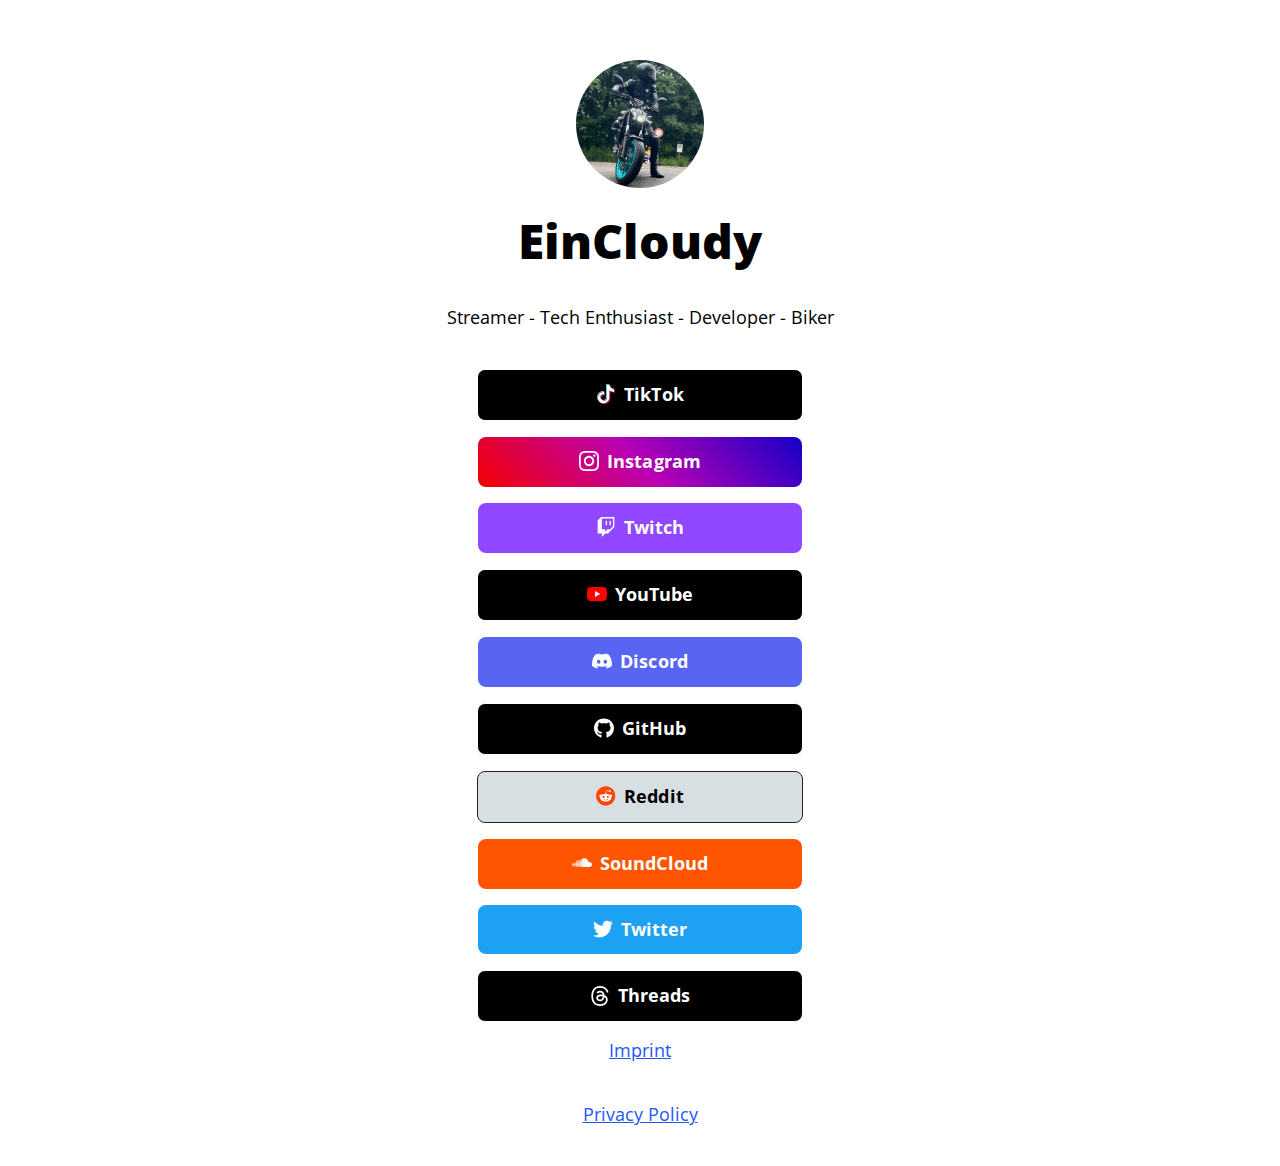
<file: index.html>
<!DOCTYPE html>
<html lang="en">

<head>

  <!-- Page Information
  –––––––––––––––––––––––––––––––––––––––––––––––––– -->
  <meta charset="utf-8">
  <title>EinCloudy | Portal</title>
  <meta name="description" content="https://cloudlesstv.de">
  <meta name="author" content="Joel Obi">

  <!-- Mobile Specific Metas
  –––––––––––––––––––––––––––––––––––––––––––––––––– -->
  <meta name="viewport" content="width=device-width, initial-scale=1">


  <!-- CSS
  –––––––––––––––––––––––––––––––––––––––––––––––––– -->
  <link rel="stylesheet" href="css/normalize.css">

    <!-- Themes:
            Auto:   css/skeleton-auto.css
            Light:  css/skeleton-light.css
            Dark:   css/skeleton-dark.css
     -->
    <link rel="stylesheet" href="css/skeleton-auto.css">

    <!-- Brand Styles -->
    <link rel="stylesheet" href="css/brands.css">


  <!-- Favicon
  –––––––––––––––––––––––––––––––––––––––––––––––––– -->
  <link rel="icon" type="image/png" href="images/littlelink.png">

</head>

<body>

  <!-- Primary Page Layout
  –––––––––––––––––––––––––––––––––––––––––––––––––– -->
  <div class="container">
    <div class="row">
      <div class="column" style="margin-top: 10%">

        <!-- 

          ## Getting Started with LittleLink

          This page has been built with every pre-designed button available in LittleLink by default. You can rearrange and delete as needed.

          You can add your own brand or others brands you may need in the `css/brands.css` file. 

          You can add custom icons to `images/icons/...`. It is recommended to use a 24x24 .SVG.

          Edit the "Your Image Here" section to add your own personal branding, like a picture of yourself or your brand logo!

          Edit the "Title" section to change the page heading. You can use something like your name, your social handle, or your brand name.

          Edit the "Short Bio" section tell users about yourself or your brand.

        -->

        <!-- Your Image Here -->
        <img src="images/me_on_bike.jpg" class="avatar" alt="">

        <!-- Title -->
        <h1 role="heading">EinCloudy</h1>

        <!-- Short Bio -->
        <p>Streamer - Tech Enthusiast - Developer - Biker</p>

        <!--

          ## Breaking down <a> attributes:
          
          1.) class="button button-default" | The first "button" here is telling this <a> tag that it should make this element a button and applies the default styling in `css/brands.css`.
          The second portion, button-default, is declaring the specific brand style you would like to apply. Here we're applying the "default" style and color.
          If you want to make this button to use the brand colors for Discord, just change "button-default" to "button-discord". Brands are found in `css/brands.css`. You can always edit & add your own there.

          2.) Replace the # in href="#" with the desired target URL for the button.

          3.) target="_blank" | This attribute opens links in a new tab. Remove this attribute to prevent links from opening in a new tab.

          4.) rel="noopener" | This attribute instructs the browser to navigate to the target resource without granting the new browsing context access to the document that opened it.
          This is especially useful when opening untrusted links. https://developer.mozilla.org/en-US/docs/Web/HTML/Link_types/noopener

          5.) role="button" | The button role identifies an element as a button to assistive technology such as screen readers.

          ## Breaking down the <img> attributes:
          
          1.) class="icon" | This class is telling the <img> tag that it should use the styling for icons found in `css/brands.css`.

          2.) src="images/icons/[icon-name].svg" | This defines the icon you would like to display from the 'images/icons/' folder. For example, you can change this to src="images/icons/discord.svg" to use the Discord icon.
          Add your own 24x24 icons to the "icons" folder to reference them. We recommend providing a SVG.

          3.) alt="" | Since the text at the end of the snippet, "..>[Button Text]</a><br>", explains what the button is, we use "alt=""" to nullify the icon annoucement from the accessibility tree. 
          This can improve the experience for assistive technology users by hiding what is essentially duplicated

        -->
      
        <!-- Buy Me A Coffee
        <a class="button button-coffee" href="#" target="_blank" rel="noopener" role="button"><img class="icon" src="images/icons/buy-me-a-coffee.svg" alt="">Buy Me A Coffee</a><br>-->

        <!-- TikTok Main -->
        <a class="button button-tiktok" href="https://tiktok.com/@dercloudy" target="_blank" rel="noopener" role="button"><img class="icon" src="images/icons/tiktok.svg" alt="">TikTok</a><br>

        <!-- Instagram Main -->
        <a class="button button-instagram" href="https://instagram.com/eincloudy" target="_blank" rel="noopener" role="button"><img class="icon" src="images/icons/instagram.svg" alt="">Instagram</a><br>

        <!-- Twitch -->
        <a class="button button-twitch" href="https://twitch.tv/eincloudy" target="_blank" rel="noopener" role="button"><img class="icon" src="images/icons/twitch.svg" alt="">Twitch</a><br>

        <!-- YouTube -->
        <a class="button button-yt" href="https://youtube.com/@eincloudy" target="_blank" rel="noopener" role="button"><img class="icon" src="images/icons/youtube.svg" alt="">YouTube</a><br>        

        <!-- Discord -->
        <a class="button button-discord" href="https://discord.gg/SMVA5nuEzX" target="_blank" rel="noopener" role="button"><img class="icon" src="images/icons/discord.svg" alt="">Discord</a><br>

        <!-- Kick Alt 
        <a class="button button-kick-alt" href="#" target="_blank" rel="noopener" role="button"><img class="icon" src="images/icons/kick-alt.svg" alt="">Kick</a><br>-->

        <!-- Kit 
        <a class="button button-kit" href="#" target="_blank" rel="noopener" role="button"><img class="icon" src="images/icons/kit.svg" alt="">Kit</a><br> -->

        <!-- Ko-fi 
        <a class="button button-ko-fi" href="#" target="_blank" rel="noopener" role="button"><img class="icon" src="images/icons/ko-fi.svg" alt="">Ko-fi</a><br> -->

        <!-- GitHub -->
        <a class="button button-github" href="https://github.com/EinCloudy" target="_blank" rel="noopener" role="button"><img class="icon" src="images/icons/github.svg" alt="">GitHub</a><br>

        <!-- Reddit -->
        <a class="button button-reddit" href="https://www.reddit.com/user/Jxbi" target="_blank" rel="noopener" role="button"><img class="icon" src="images/icons/reddit.svg" alt="">Reddit</a><br>

        <!-- Snapchat 
        <a class="button button-snapchat" href="#" target="_blank" rel="noopener" role="button"><img class="icon" src="images/icons/snapchat.svg" alt="">Snapchat</a><br>-->

        <!-- SoundCloud -->
        <a class="button button-soundcloud" href="https://soundcloud.com/eincloudy" target="_blank" rel="noopener" role="button"><img class="icon" src="images/icons/soundcloud.svg" alt="">SoundCloud</a><br>

        <!-- Twitter -->
        <a class="button button-twit" href="https://x.com/eincloudy" target="_blank" rel="noopener" role="button"><img class="icon" src="images/icons/twitter.svg" alt="">Twitter</a><br>

        <!-- Threads -->
        <a class="button button-threads" href="https://www.threads.net/@eincloudy" rel="noopener" role="button"><img class="icon" alt="" src="images/icons/threads.svg">Threads</a>

        <!-- Generic Blog 
        <a class="button button-default" href="#" target="_blank" rel="noopener" role="button"><img class="icon" src="images/icons/generic-blog.svg" alt="">Read our blog</a><br> -->

        <!-- Generic Computer 
        <a class="button button-default" href="#" target="_blank" rel="noopener" role="button"><img class="icon" src="images/icons/generic-computer.svg" alt="">Homelab Setup</a><br> -->

        <!-- Generic Email Alt 
        <a class="button button-default" href="#" target="_blank" rel="noopener" role="button"><img class="icon" src="images/icons/generic-email-alt.svg" alt="">Email Us</a><br> -->

        <!-- Generic Website 
        <a class="button button-default" href="#" target="_blank" rel="noopener" role="button"><img class="icon" src="images/icons/generic-website.svg" alt="">Visit Website</a><br> -->

        <br>
        <!-- 
            Footer:
            This includes a link to privacy.html page which can be setup for your Privacy Policy.
            This also includes a link to the LittleLink repository to make forking LittleLink easier.
            You can edit or remove anything here to make your own footer.
        -->
        <p><a href="./legal/imprint.html">Imprint</a></p>
        <p><a href="./legal/privacy.html">Privacy Policy</a></p>

      </div>
    </div>
  </div>

  <!-- End Document
  –––––––––––––––––––––––––––––––––––––––––––––––––– -->
</body>

</html>
</file>
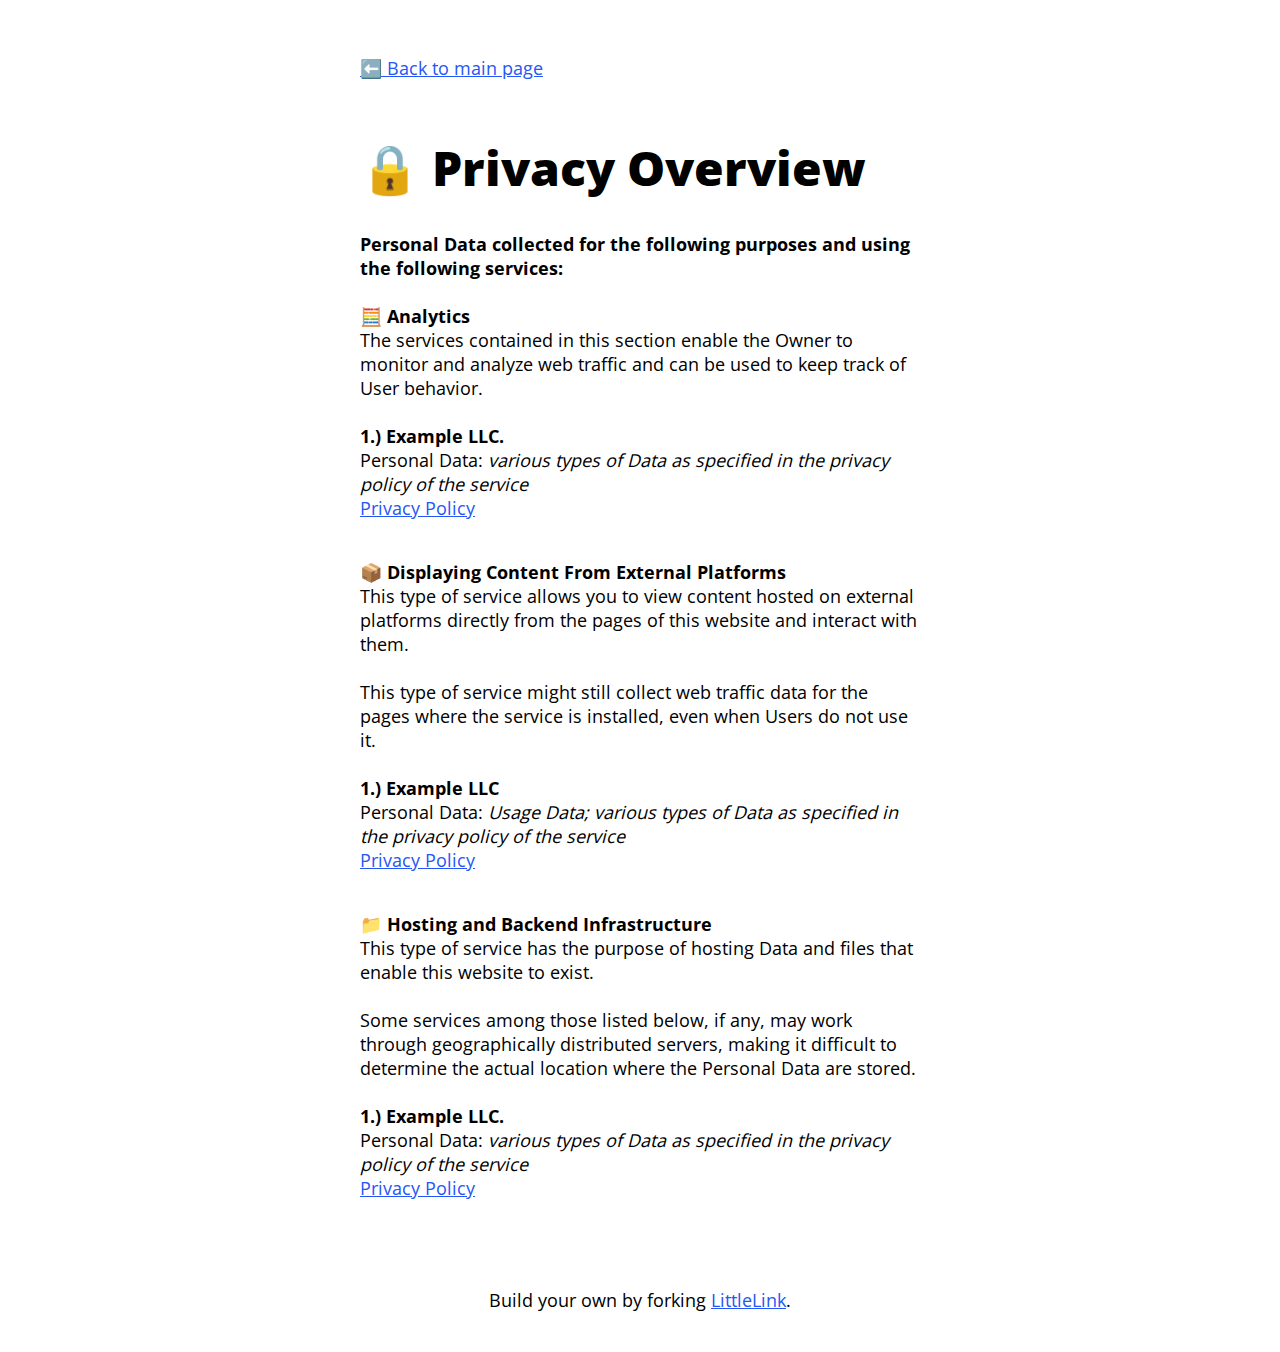
<file: privacy.html>
<!DOCTYPE html>
<html lang="en">
  <head>
    <meta http-equiv="content-type" content="text/html; charset=UTF-8" />

    <!-- Page Information
  –––––––––––––––––––––––––––––––––––––––––––––––––– -->
    <meta charset="utf-8" />
    <title>LittleLink Privacy Policy</title>
    <meta name="description" content="https://littlelink.io" />
    <meta name="author" content="Seth Cottle" />

    <!-- Mobile Specific Metas
  –––––––––––––––––––––––––––––––––––––––––––––––––– -->
    <meta name="viewport" content="width=device-width, initial-scale=1" />

    <!-- CSS
  –––––––––––––––––––––––––––––––––––––––––––––––––– -->
    <link rel="stylesheet" href="css/normalize.css" />

    <!-- 
        Themes:
         Auto:   css/skeleton-auto.css
         Light:  css/skeleton-light.css
         Dark:   css/skeleton-dark.css
     -->

    <link rel="stylesheet" href="css/skeleton-auto.css" />
    <link rel="stylesheet" href="css/brands.css" />

    <!-- Favicon
  –––––––––––––––––––––––––––––––––––––––––––––––––– -->
    <link rel="icon" type="image/png" href="images/littlelink.png" />

  </head>

  <body>
    <!-- Primary Page Layout
  –––––––––––––––––––––––––––––––––––––––––––––––––– -->
    <div class="container-left">
      <div class="row">
        <div class="column" style="margin-top: 10%">
          <p>
            <a href="index.html">⬅️ Back to main page</a>
          </p>

          <!--
            Privacy Policy:
            We recommend adding a Privacy Policy to your LittleLink. Adding one can help you stay compliant 
            with different privacy legislation and can also help set expectations for your site visitors.

            This is a boilerplate, what is here may not be applicable to you. By default, we give three sections...

            Analytics: where you can add links to analytic services.

            Content From External Platforms: This could be used for CDN services or additional buttons like GitHub hotlinkable buttons.

            Hosting and Backend Infrastructure: For where you host your LittleLink.

            You can remove, edit, and add to these as necessary for your project. 
          -->

          <!-- Page Name -->
          <h1>🔒 Privacy Overview</h1>

          <!-- Page Information -->
          <p>
            <b
              >Personal Data collected for the following purposes and using the
              following services:</b
            >
            <br />
            <br />
            <!-- Start Section -->
            <b>🧮 Analytics</b>
            <br />
            The services contained in this section enable the Owner to monitor
            and analyze web traffic and can be used to keep track of User
            behavior.
            <br />
            <br />
            <!-- Here you can add any analytics companies you use and what they track -->
            <b>1.) Example LLC.</b><br />
            Personal Data:
            <i
              >various types of Data as specified in the privacy policy of the
              service</i
            ><br />
            <a href="https://example.com/privacy/"
              >Privacy Policy</a
            >
          </p>
          <!-- End Section -->

          <!-- Start Section -->
          <p>
            <b>📦 Displaying Content From External Platforms</b>
            <br />
            This type of service allows you to view content hosted on external
            platforms directly from the pages of this website and interact with
            them.<br /><br />
            This type of service might still collect web traffic data for the
            pages where the service is installed, even when Users do not use it.
            <br />
            <br />
            <!-- Add any external cdn's and they use and what they track -->
            <b>1.) Example LLC</b><br />
            Personal Data:
            <i
              >Usage Data; various types of Data as specified in the privacy
              policy of the service</i
            >
            <br />
            <a href="https://example.com/privacy/"
              >Privacy Policy</a
            >
          </p>
          <!-- End Section -->

          <!-- Start Section -->
          <p>
            <b>📁 Hosting and Backend Infrastructure</b>
            <br />
            This type of service has the purpose of hosting Data and files that
            enable this website to exist.
            <br />
            <br />
            Some services among those listed below, if any, may work through
            geographically distributed servers, making it difficult to determine
            the actual location where the Personal Data are stored.
            <br />
            <br />
            <!-- Here you can add any hosting companies you use and what they track -->
            <b>1.) Example LLC.</b><br />
            Personal Data:
            <i
              >various types of Data as specified in the privacy policy of the
              service</i
            >
            <br />
            <a href="https://example.com/privacy"
              >Privacy Policy</a
            >
          </p>
          <!-- End Section -->
          <br />
          <br />
          
          <!-- 
            Footer:
            This includes a link to the LittleLink repository to make forking LittleLink easier.
            You can edit or remove anything here to make your own footer.
           -->
          <center>
            <p>Build your own by forking <a href="https://littlelink.io" target="_blank" rel="noopener">LittleLink</a>.</p>
          </center>
        </div>
      </div>
    </div>

    <!-- End Document
  –––––––––––––––––––––––––––––––––––––––––––––––––– -->
  </body>
</html>
</file>
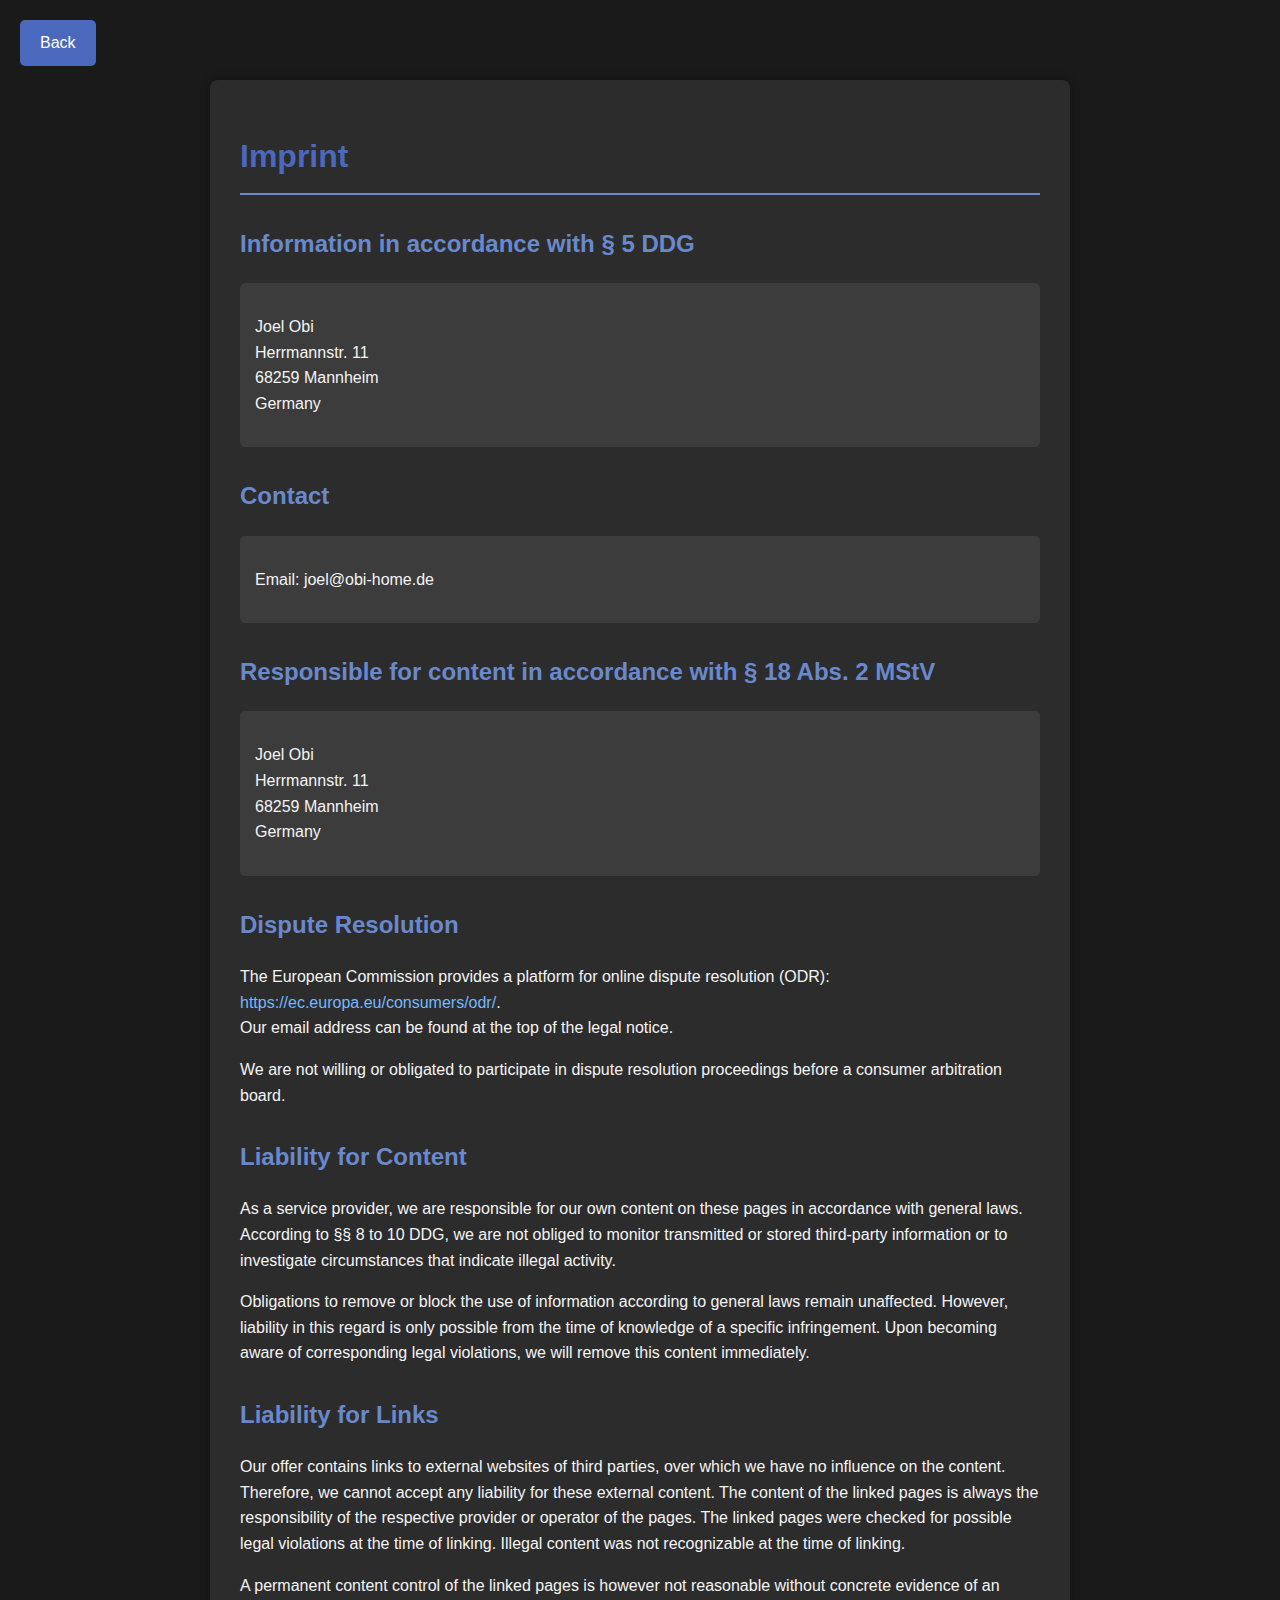
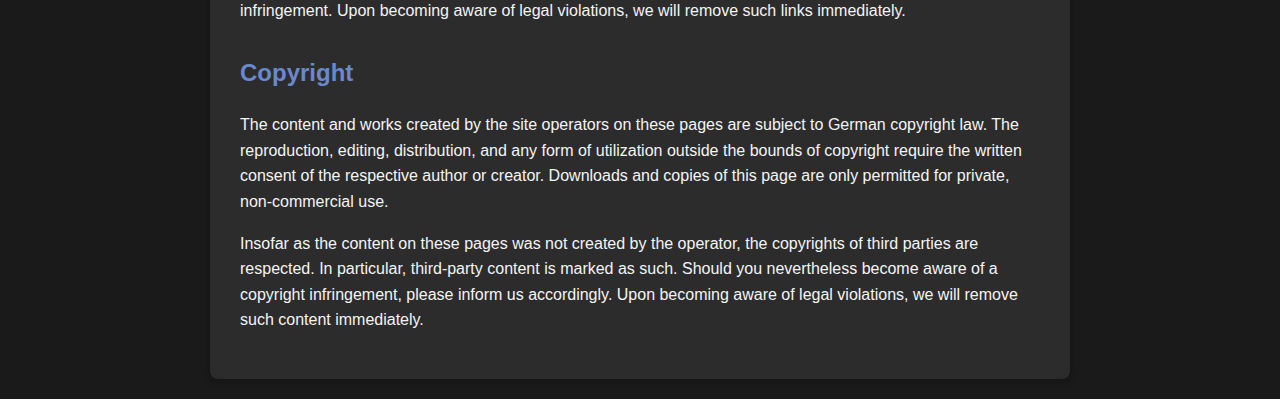
<file: legal/imprint.html>
<!DOCTYPE html>
<html lang="en">
<head>
    <meta charset="UTF-8">
    <meta name="viewport" content="width=device-width, initial-scale=1.0">
    <title>EinCloudy | Imprint</title>
    <link rel="stylesheet" href="style.css">
</head>
<body>
    <a href="../" class="back-button">Back</a>

    <div class="container">
        <h1>Imprint</h1>

        <h2>Information in accordance with § 5 DDG</h2>
        <div class="info-block">
            <p>Joel Obi<br>
            Herrmannstr. 11<br>
            68259 Mannheim<br>
            Germany</p>
        </div>

        <h2>Contact</h2>
        <div class="info-block">
            <p>Email: joel@obi-home.de</p>
        </div>

        <h2>Responsible for content in accordance with § 18 Abs. 2 MStV</h2>
        <div class="info-block">
            <p>Joel Obi<br>
            Herrmannstr. 11<br>
            68259 Mannheim<br>
            Germany</p>
        </div>

        <h2>Dispute Resolution</h2>
        <p>The European Commission provides a platform for online dispute resolution (ODR): <a href="https://ec.europa.eu/consumers/odr/" target="_blank">https://ec.europa.eu/consumers/odr/</a>.<br>
        Our email address can be found at the top of the legal notice.</p>
        <p>We are not willing or obligated to participate in dispute resolution proceedings before a consumer arbitration board.</p>

        <h2>Liability for Content</h2>
        <p>As a service provider, we are responsible for our own content on these pages in accordance with general laws. According to §§ 8 to 10 DDG, we are not obliged to monitor transmitted or stored third-party information or to investigate circumstances that indicate illegal activity.</p>
        <p>Obligations to remove or block the use of information according to general laws remain unaffected. However, liability in this regard is only possible from the time of knowledge of a specific infringement. Upon becoming aware of corresponding legal violations, we will remove this content immediately.</p>

        <h2>Liability for Links</h2>
        <p>Our offer contains links to external websites of third parties, over which we have no influence on the content. Therefore, we cannot accept any liability for these external content. The content of the linked pages is always the responsibility of the respective provider or operator of the pages. The linked pages were checked for possible legal violations at the time of linking. Illegal content was not recognizable at the time of linking.</p>
        <p>A permanent content control of the linked pages is however not reasonable without concrete evidence of an infringement. Upon becoming aware of legal violations, we will remove such links immediately.</p>

        <h2>Copyright</h2>
        <p>The content and works created by the site operators on these pages are subject to German copyright law. The reproduction, editing, distribution, and any form of utilization outside the bounds of copyright require the written consent of the respective author or creator. Downloads and copies of this page are only permitted for private, non-commercial use.</p>
        <p>Insofar as the content on these pages was not created by the operator, the copyrights of third parties are respected. In particular, third-party content is marked as such. Should you nevertheless become aware of a copyright infringement, please inform us accordingly. Upon becoming aware of legal violations, we will remove such content immediately.</p>
    </div>
</body>
</html>
</file>
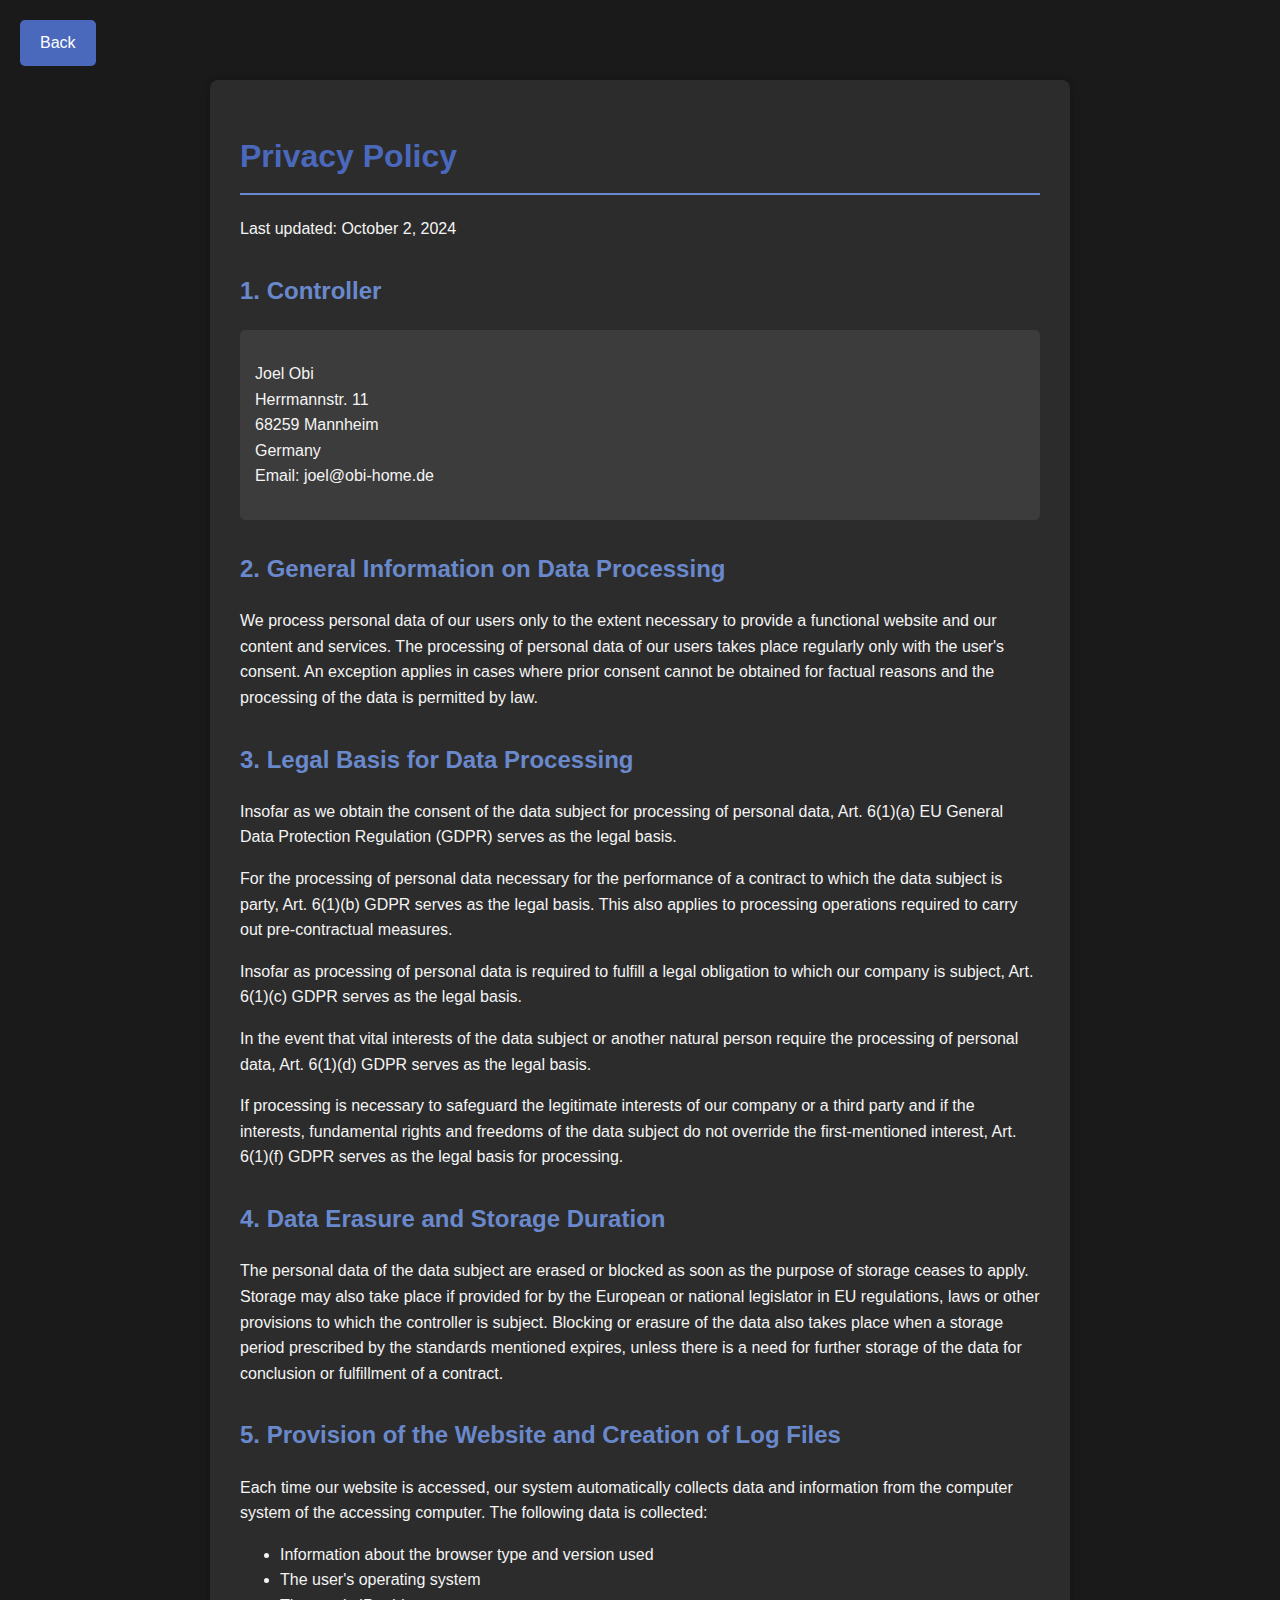
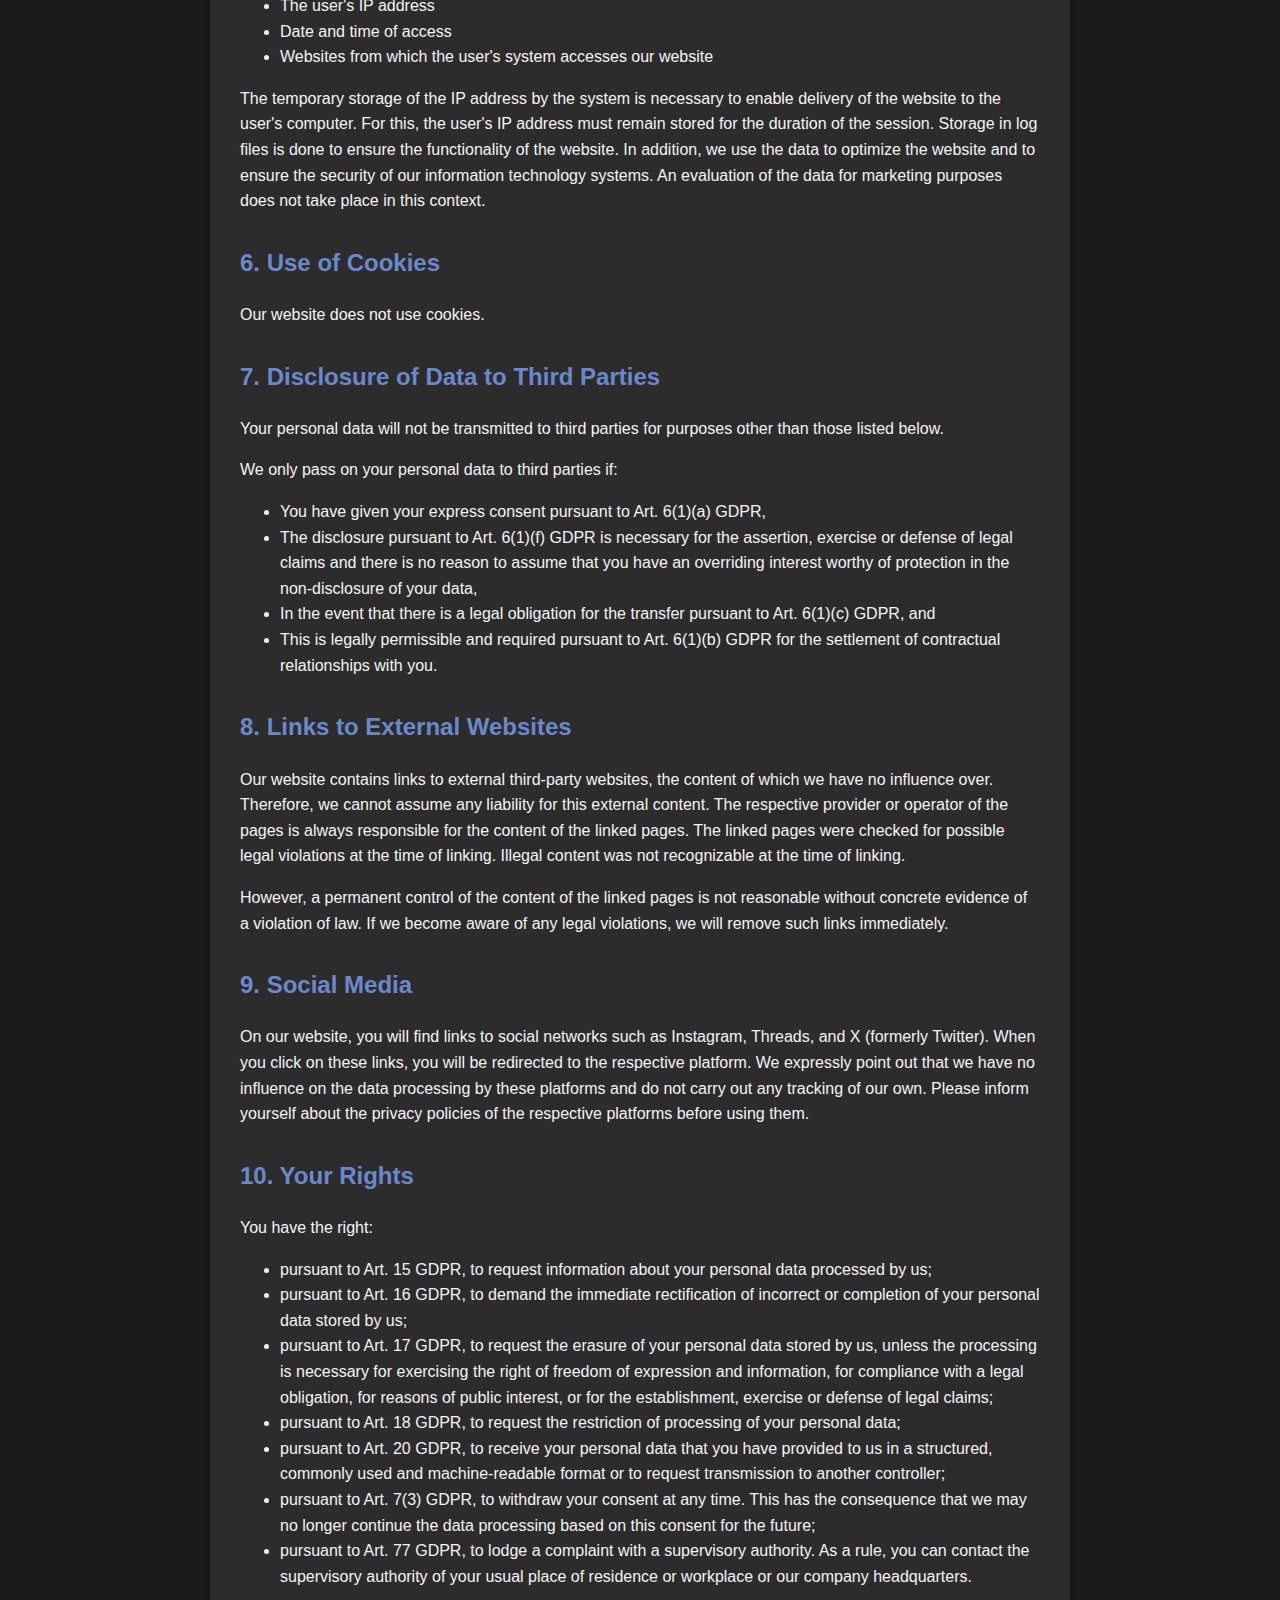
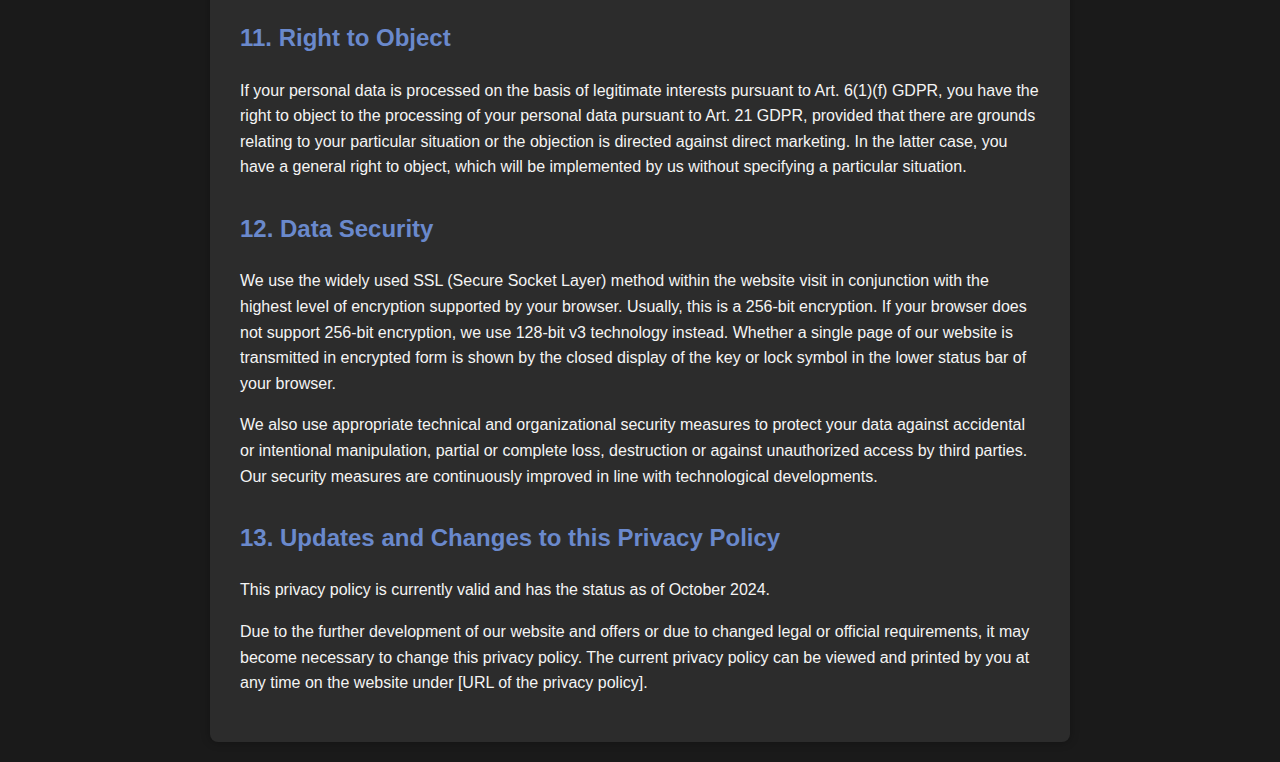
<file: legal/privacy.html>
<!DOCTYPE html>
<html lang="en">
<head>
    <meta charset="UTF-8">
    <meta name="viewport" content="width=device-width, initial-scale=1.0">
    <title>EinCloudy | Privacy Policy</title>
    <link rel="stylesheet" href="style.css">
</head>
<body>
    <a href="../" class="back-button">Back</a>

    <div class="container">
        <h1>Privacy Policy</h1>

        <p>Last updated: October 2, 2024</p>

        <h2>1. Controller</h2>
        <div class="info-block">
            <p>
                Joel Obi<br>
                Herrmannstr. 11<br>
                68259 Mannheim<br>
                Germany<br>
                Email: joel@obi-home.de
            </p>
        </div>

        <h2>2. General Information on Data Processing</h2>
        <p>We process personal data of our users only to the extent necessary to provide a functional website and our content and services. The processing of personal data of our users takes place regularly only with the user's consent. An exception applies in cases where prior consent cannot be obtained for factual reasons and the processing of the data is permitted by law.</p>

        <h2>3. Legal Basis for Data Processing</h2>
        <p>Insofar as we obtain the consent of the data subject for processing of personal data, Art. 6(1)(a) EU General Data Protection Regulation (GDPR) serves as the legal basis.</p>
        <p>For the processing of personal data necessary for the performance of a contract to which the data subject is party, Art. 6(1)(b) GDPR serves as the legal basis. This also applies to processing operations required to carry out pre-contractual measures.</p>
        <p>Insofar as processing of personal data is required to fulfill a legal obligation to which our company is subject, Art. 6(1)(c) GDPR serves as the legal basis.</p>
        <p>In the event that vital interests of the data subject or another natural person require the processing of personal data, Art. 6(1)(d) GDPR serves as the legal basis.</p>
        <p>If processing is necessary to safeguard the legitimate interests of our company or a third party and if the interests, fundamental rights and freedoms of the data subject do not override the first-mentioned interest, Art. 6(1)(f) GDPR serves as the legal basis for processing.</p>

        <h2>4. Data Erasure and Storage Duration</h2>
        <p>The personal data of the data subject are erased or blocked as soon as the purpose of storage ceases to apply. Storage may also take place if provided for by the European or national legislator in EU regulations, laws or other provisions to which the controller is subject. Blocking or erasure of the data also takes place when a storage period prescribed by the standards mentioned expires, unless there is a need for further storage of the data for conclusion or fulfillment of a contract.</p>

        <h2>5. Provision of the Website and Creation of Log Files</h2>
        <p>Each time our website is accessed, our system automatically collects data and information from the computer system of the accessing computer. The following data is collected:</p>
        <ul>
            <li>Information about the browser type and version used</li>
            <li>The user's operating system</li>
            <li>The user's IP address</li>
            <li>Date and time of access</li>
            <li>Websites from which the user's system accesses our website</li>
        </ul>
        <p>The temporary storage of the IP address by the system is necessary to enable delivery of the website to the user's computer. For this, the user's IP address must remain stored for the duration of the session. Storage in log files is done to ensure the functionality of the website. In addition, we use the data to optimize the website and to ensure the security of our information technology systems. An evaluation of the data for marketing purposes does not take place in this context.</p>

        <h2>6. Use of Cookies</h2>
        <p>Our website does not use cookies.</p>

        <h2>7. Disclosure of Data to Third Parties</h2>
        <p>Your personal data will not be transmitted to third parties for purposes other than those listed below.</p>
        <p>We only pass on your personal data to third parties if:</p>
        <ul>
            <li>You have given your express consent pursuant to Art. 6(1)(a) GDPR,</li>
            <li>The disclosure pursuant to Art. 6(1)(f) GDPR is necessary for the assertion, exercise or defense of legal claims and there is no reason to assume that you have an overriding interest worthy of protection in the non-disclosure of your data,</li>
            <li>In the event that there is a legal obligation for the transfer pursuant to Art. 6(1)(c) GDPR, and</li>
            <li>This is legally permissible and required pursuant to Art. 6(1)(b) GDPR for the settlement of contractual relationships with you.</li>
        </ul>

        <h2>8. Links to External Websites</h2>
        <p>Our website contains links to external third-party websites, the content of which we have no influence over. Therefore, we cannot assume any liability for this external content. The respective provider or operator of the pages is always responsible for the content of the linked pages. The linked pages were checked for possible legal violations at the time of linking. Illegal content was not recognizable at the time of linking.</p>
        <p>However, a permanent control of the content of the linked pages is not reasonable without concrete evidence of a violation of law. If we become aware of any legal violations, we will remove such links immediately.</p>

        <h2>9. Social Media</h2>
        <p>On our website, you will find links to social networks such as Instagram, Threads, and X (formerly Twitter). When you click on these links, you will be redirected to the respective platform. We expressly point out that we have no influence on the data processing by these platforms and do not carry out any tracking of our own. Please inform yourself about the privacy policies of the respective platforms before using them.</p>

        <h2>10. Your Rights</h2>
        <p>You have the right:</p>
        <ul>
            <li>pursuant to Art. 15 GDPR, to request information about your personal data processed by us;</li>
            <li>pursuant to Art. 16 GDPR, to demand the immediate rectification of incorrect or completion of your personal data stored by us;</li>
            <li>pursuant to Art. 17 GDPR, to request the erasure of your personal data stored by us, unless the processing is necessary for exercising the right of freedom of expression and information, for compliance with a legal obligation, for reasons of public interest, or for the establishment, exercise or defense of legal claims;</li>
            <li>pursuant to Art. 18 GDPR, to request the restriction of processing of your personal data;</li>
            <li>pursuant to Art. 20 GDPR, to receive your personal data that you have provided to us in a structured, commonly used and machine-readable format or to request transmission to another controller;</li>
            <li>pursuant to Art. 7(3) GDPR, to withdraw your consent at any time. This has the consequence that we may no longer continue the data processing based on this consent for the future;</li>
            <li>pursuant to Art. 77 GDPR, to lodge a complaint with a supervisory authority. As a rule, you can contact the supervisory authority of your usual place of residence or workplace or our company headquarters.</li>
        </ul>

        <h2>11. Right to Object</h2>
        <p>If your personal data is processed on the basis of legitimate interests pursuant to Art. 6(1)(f) GDPR, you have the right to object to the processing of your personal data pursuant to Art. 21 GDPR, provided that there are grounds relating to your particular situation or the objection is directed against direct marketing. In the latter case, you have a general right to object, which will be implemented by us without specifying a particular situation.</p>

        <h2>12. Data Security</h2>
        <p>We use the widely used SSL (Secure Socket Layer) method within the website visit in conjunction with the highest level of encryption supported by your browser. Usually, this is a 256-bit encryption. If your browser does not support 256-bit encryption, we use 128-bit v3 technology instead. Whether a single page of our website is transmitted in encrypted form is shown by the closed display of the key or lock symbol in the lower status bar of your browser.</p>
        <p>We also use appropriate technical and organizational security measures to protect your data against accidental or intentional manipulation, partial or complete loss, destruction or against unauthorized access by third parties. Our security measures are continuously improved in line with technological developments.</p>

        <h2>13. Updates and Changes to this Privacy Policy</h2>
        <p>This privacy policy is currently valid and has the status as of October 2024.</p>
        <p>Due to the further development of our website and offers or due to changed legal or official requirements, it may become necessary to change this privacy policy. The current privacy policy can be viewed and printed by you at any time on the website under [URL of the privacy policy].</p>
    </div>
</body>
</html>
</file>
<file: css/skeleton-auto.css>
/*
* littlelink V1
* https://littlelink.com
* Free to use under the MIT license.
* http://www.opensource.org/licenses/mit-license.php
* 12/21/2019
*
* Built using:
*
* Skeleton V2.0.4
* Copyright 2014, Dave Gamache
* www.getskeleton.com
* Free to use under the MIT license.
* http://www.opensource.org/licenses/mit-license.php
* 12/29/2014
*/

/* Table of contents
––––––––––––––––––––––––––––––––––––––––––––––––––
- Grid
- Base Styles
- Typography
- Links
- Code
- Spacing
- Utilities
*
* You'll find the button css in css/brands.css.
*
*/

/* Grid
–––––––––––––––––––––––––––––––––––––––––––––––––– */
.container {
  position: relative;
  width: 100%;
  max-width: 600px;
  text-align: center;
  margin: 0 auto;
  padding: 0 20px;
  box-sizing: border-box;
}
.container-left {
  position: relative;
  width: 100%;
  max-width: 600px;
  text-align: left;
  margin: 0 auto;
  padding: 0 20px;
  box-sizing: border-box;
}
.column {
  position: center;
  width: 100%;
  float: center;
  box-sizing: border-box;
}

/* For devices larger than 400px */
@media (min-width: 400px) {
  .container {
    width: 85%;
    padding: 0;
  }
}

/* For devices larger than 550px */
@media (min-width: 550px) {
  .container {
    width: 80%;
  }
  .column,
  .columns {
    margin-left: 0;
  }
  .column:first-child,
  .columns:first-child {
    margin-left: 0;
  }
}

/* Base Styles
–––––––––––––––––––––––––––––––––––––––––––––––––– */
/* NOTE
html is set to 62.5% so that all the REM measurements throughout Skeleton
are based on 10px sizing. So basically 1.5rem = 15px :) */

html {
  font-size: 100%;
  color-scheme: light dark;
}
body {
  font-size: 18px;
  line-height: 24px;
  font-weight: 400;
  font-family: "Open Sans", "HelveticaNeue", "Helvetica Neue", Helvetica, Arial,
    sans-serif;
}

/* Typography
–––––––––––––––––––––––––––––––––––––––––––––––––– */
h1 {
  margin-top: 0;
  margin-bottom: 16px;
  font-weight: 800;
}
h1 {
  font-size: 24px;
  line-height: 64px;
  letter-spacing: 0;
}

/* Larger than phablet */
@media (min-width: 550px) {
  h1 {
    font-size: 48px;
    line-height: 96px;
  }
}

p {
  margin-top: 0;
}

/* Links
–––––––––––––––––––––––––––––––––––––––––––––––––– */
a {
  color: #2457F5;
}
a:hover {
  color: #083BDA; 
}
a:focus {
  outline: #7AB8FF solid 2px;
  border-radius: 2px;
}         

/* Link Color Dark Theme */
@media (prefers-color-scheme: dark) {
  a {
    color: #4899F7;
}
a:hover {
  color: #7AB8FF;
}
a:focus {
  outline: #7AB8FF solid 2px;
  border-radius: 2px;
}
}

/* Code
–––––––––––––––––––––––––––––––––––––––––––––––––– */
code {
  padding: 0.2rem 0.5rem;
  margin: 0 0.2rem;
  font-size: 90%;
  white-space: nowrap;
  background: #f1f1f1;
  border: 1px solid #e1e1e1;
  border-radius: 4px;
}
pre > code {
  display: block;
  padding: 1rem 1.5rem;
  white-space: pre;
}

/* Spacing
–––––––––––––––––––––––––––––––––––––––––––––––––– */
button,
.button {
  margin-bottom: 1rem;
}
input,
textarea,
select,
fieldset {
  margin-bottom: 1.5rem;
}
pre,
blockquote,
dl,
figure,
p,
ol {
  margin-bottom: 2.5rem;
}

/* Utilities
–––––––––––––––––––––––––––––––––––––––––––––––––– */
.u-full-width {
  width: 100%;
  box-sizing: border-box;
}
.u-max-full-width {
  max-width: 100%;
  box-sizing: border-box;
}
.u-pull-right {
  float: right;
}
.u-pull-left {
  float: left;
}

/* Misc
–––––––––––––––––––––––––––––––––––––––––––––––––– */
hr {
  margin-top: 3rem;
  margin-bottom: 3.5rem;
  border-width: 0;
  border-top: 1px solid #e1e1e1;
}
/* Radius values:

10%-40%: Squircles
50% (default): True circle
*/
.avatar {
  width: 128px;
  height: 128px;
  object-fit: cover;
  background-position: center;
  border-radius: 50%;
}

/* open-sans-regular - vietnamese_latin-ext_latin_hebrew_greek-ext_greek_cyrillic-ext_cyrillic */
@font-face {
  font-display: swap; /* Check https://developer.mozilla.org/en-US/docs/Web/CSS/@font-face/font-display for other options. */
  font-family: 'Open Sans';
  font-style: normal;
  font-weight: 400;
  src: url('../fonts/open-sans-v34-vietnamese_latin-ext_latin_hebrew_greek-ext_greek_cyrillic-ext_cyrillic-regular.eot'); /* IE9 Compat Modes */
  src: url('../fonts/open-sans-v34-vietnamese_latin-ext_latin_hebrew_greek-ext_greek_cyrillic-ext_cyrillic-regular.eot?#iefix') format('embedded-opentype'), /* IE6-IE8 */
       url('../fonts/open-sans-v34-vietnamese_latin-ext_latin_hebrew_greek-ext_greek_cyrillic-ext_cyrillic-regular.woff2') format('woff2'), /* Super Modern Browsers */
       url('../fonts/open-sans-v34-vietnamese_latin-ext_latin_hebrew_greek-ext_greek_cyrillic-ext_cyrillic-regular.woff') format('woff'), /* Modern Browsers */
       url('../fonts/open-sans-v34-vietnamese_latin-ext_latin_hebrew_greek-ext_greek_cyrillic-ext_cyrillic-regular.ttf') format('truetype'), /* Safari, Android, iOS */
       url('../fonts/open-sans-v34-vietnamese_latin-ext_latin_hebrew_greek-ext_greek_cyrillic-ext_cyrillic-regular.svg#OpenSans') format('svg'); /* Legacy iOS */
}
/* open-sans-600 - vietnamese_latin-ext_latin_hebrew_greek-ext_greek_cyrillic-ext_cyrillic */
@font-face {
  font-display: swap; /* Check https://developer.mozilla.org/en-US/docs/Web/CSS/@font-face/font-display for other options. */
  font-family: 'Open Sans';
  font-style: normal;
  font-weight: 600;
  src: url('../fonts/open-sans-v34-vietnamese_latin-ext_latin_hebrew_greek-ext_greek_cyrillic-ext_cyrillic-600.eot'); /* IE9 Compat Modes */
  src: url('../fonts/open-sans-v34-vietnamese_latin-ext_latin_hebrew_greek-ext_greek_cyrillic-ext_cyrillic-600.eot?#iefix') format('embedded-opentype'), /* IE6-IE8 */
       url('../fonts/open-sans-v34-vietnamese_latin-ext_latin_hebrew_greek-ext_greek_cyrillic-ext_cyrillic-600.woff2') format('woff2'), /* Super Modern Browsers */
       url('../fonts/open-sans-v34-vietnamese_latin-ext_latin_hebrew_greek-ext_greek_cyrillic-ext_cyrillic-600.woff') format('woff'), /* Modern Browsers */
       url('../fonts/open-sans-v34-vietnamese_latin-ext_latin_hebrew_greek-ext_greek_cyrillic-ext_cyrillic-600.ttf') format('truetype'), /* Safari, Android, iOS */
       url('../fonts/open-sans-v34-vietnamese_latin-ext_latin_hebrew_greek-ext_greek_cyrillic-ext_cyrillic-600.svg#OpenSans') format('svg'); /* Legacy iOS */
}
/* open-sans-700 - vietnamese_latin-ext_latin_hebrew_greek-ext_greek_cyrillic-ext_cyrillic */
@font-face {
  font-display: swap; /* Check https://developer.mozilla.org/en-US/docs/Web/CSS/@font-face/font-display for other options. */
  font-family: 'Open Sans';
  font-style: normal;
  font-weight: 700;
  src: url('../fonts/open-sans-v34-vietnamese_latin-ext_latin_hebrew_greek-ext_greek_cyrillic-ext_cyrillic-700.eot'); /* IE9 Compat Modes */
  src: url('../fonts/open-sans-v34-vietnamese_latin-ext_latin_hebrew_greek-ext_greek_cyrillic-ext_cyrillic-700.eot?#iefix') format('embedded-opentype'), /* IE6-IE8 */
       url('../fonts/open-sans-v34-vietnamese_latin-ext_latin_hebrew_greek-ext_greek_cyrillic-ext_cyrillic-700.woff2') format('woff2'), /* Super Modern Browsers */
       url('../fonts/open-sans-v34-vietnamese_latin-ext_latin_hebrew_greek-ext_greek_cyrillic-ext_cyrillic-700.woff') format('woff'), /* Modern Browsers */
       url('../fonts/open-sans-v34-vietnamese_latin-ext_latin_hebrew_greek-ext_greek_cyrillic-ext_cyrillic-700.ttf') format('truetype'), /* Safari, Android, iOS */
       url('../fonts/open-sans-v34-vietnamese_latin-ext_latin_hebrew_greek-ext_greek_cyrillic-ext_cyrillic-700.svg#OpenSans') format('svg'); /* Legacy iOS */
}
/* open-sans-800 - vietnamese_latin-ext_latin_hebrew_greek-ext_greek_cyrillic-ext_cyrillic */
@font-face {
  font-display: swap; /* Check https://developer.mozilla.org/en-US/docs/Web/CSS/@font-face/font-display for other options. */
  font-family: 'Open Sans';
  font-style: normal;
  font-weight: 800;
  src: url('../fonts/open-sans-v34-vietnamese_latin-ext_latin_hebrew_greek-ext_greek_cyrillic-ext_cyrillic-800.eot'); /* IE9 Compat Modes */
  src: url('../fonts/open-sans-v34-vietnamese_latin-ext_latin_hebrew_greek-ext_greek_cyrillic-ext_cyrillic-800.eot?#iefix') format('embedded-opentype'), /* IE6-IE8 */
       url('../fonts/open-sans-v34-vietnamese_latin-ext_latin_hebrew_greek-ext_greek_cyrillic-ext_cyrillic-800.woff2') format('woff2'), /* Super Modern Browsers */
       url('../fonts/open-sans-v34-vietnamese_latin-ext_latin_hebrew_greek-ext_greek_cyrillic-ext_cyrillic-800.woff') format('woff'), /* Modern Browsers */
       url('../fonts/open-sans-v34-vietnamese_latin-ext_latin_hebrew_greek-ext_greek_cyrillic-ext_cyrillic-800.ttf') format('truetype'), /* Safari, Android, iOS */
       url('../fonts/open-sans-v34-vietnamese_latin-ext_latin_hebrew_greek-ext_greek_cyrillic-ext_cyrillic-800.svg#OpenSans') format('svg'); /* Legacy iOS */
}
</file>
<file: css/brands.css>
/*
* littlelink.io
* Skeleton V2.0.4
* Copyright 2014, Dave Gamache
* www.getskeleton.com
* Free to use under the MIT license.
* http://www.opensource.org/licenses/mit-license.php
* 12/29/2014
*/

/*
* Built using on:
* Skeleton V2.0.4
* Copyright 2014, Dave Gamache
* www.getskeleton.com
* Free to use under the MIT license.
* http://www.opensource.org/licenses/mit-license.php
* 12/29/2014
*/

/* Table of contents
––––––––––––––––––––––––––––––––––––––––––––––––––

- Buttons
- Brand Styles

*/

/* Buttons
–––––––––––––––––––––––––––––––––––––––––––––––––– */

.button,
button {
  display: inline-block;
  text-decoration: none;
  height: 100%;
  text-align: center;
  vertical-align: middle;
  font-size: 18px;
  width: 300px;
  font-weight: 700;
  line-height: 20px;
  padding: 14px 12px 12px 12px;
  letter-spacing: 0.1px;
  white-space: wrap;
  outline: none;
  border-radius: 8px;
  cursor: pointer;
  
}     
button:hover,
.button:focus {
  color: #212121;
  border-color: #888;
  outline: #7AB8FF solid 3px
}
.button.button-primary {
  color: #fff;
  filter: brightness(90%);
}
.button.button-primary:hover,
.button.button-primary:focus {
  color: #fff;
  filter: brightness(90%);
}

/* Brand Icons
–––––––––––––––––––––––––––––––––––––––––––––––––– */

.icon {
  padding: 0px 8px 3.5px 0px;
  vertical-align: middle;
  width: 20px;
  height: 20px;
}

/* Brand Styles
–––––––––––––––––––––––––––––––––––––––––––––––––– */

/* Default (this is great for your own brand color!) */
.button.button-default {
  color: #ffffff;
  background-color: #2457F5;
}
.button.button-default:hover,
.button.button-default:focus {
  filter: brightness(90%);
}

/* Amazon */
.button.button-amazon {
  color: #000000;
  background-color: #FFFFFF;
  border: 1px solid #212121;
}
.button.button-amazon:hover,
.button.button-amazon:focus {
  filter: brightness(90%);
}

/* Amazon Music */
.button.button-amazon-music {
  color: #000000;
  background-color: #25D1DA;
}
.button.button-amazon-music:hover,
.button.button-amazon-music:focus {
  filter: brightness(90%);
}

/* Apple App Store */
.button.button-appstore {
  color: #FFFFFF;
  background-color: #000000;
  border: 1px solid #FFFFFF;
}
.button.button-appstore:hover,
.button.button-appstore:focus {
  filter: brightness(90%);
}

/* Apple Music */
.button.button-apple-music {
  color: #ffffff;
  background-color: #000000;
  border: 1px solid #FFFFFF;
}
.button.button-apple-music:hover,
.button.button-apple-music:focus {
  filter: brightness(90%);
}

/* Apple Music Alt */
.button.button-apple-music-alt {
  color: #ffffff;
  background-image: linear-gradient(to bottom, #FB5C74, #FA233B);
}
.button.button-apple-music-alt:hover,
.button.button-apple-music-alt:focus {
  filter: brightness(90%);
}

/* Apple Podcasts */
.button.button-apple-podcasts {
  color: #ffffff;
  background-color: #000000;
  border: 1px solid #FFFFFF;
}
.button.button-apple-podcasts:hover,
.button.button-apple-podcasts:focus {
  filter: brightness(90%);
}

/* Apple Podcasts Alt */
.button.button-apple-podcasts-alt {
  color: #ffffff;
  background-image: linear-gradient(to bottom, #F452FF, #832BC1);
}
.button.button-apple-podcasts-alt:hover,
.button.button-apple-podcasts-alt:focus {
  filter: brightness(90%);
}

/* ArtStation */
.button.button-artstation {
  color: #ffffff;
  background-color: #18181C;
  border: 1px solid #FFFFFF;
}
.button.button-artstation:hover,
.button.button-artstation:focus {
  filter: brightness(90%);
}

/* Bandcamp */
.button.button-bandcamp {
  color: #ffffff;
  background-color: #1d9fc3;
}
.button.button-bandcamp:hover,
.button.button-bandcamp:focus {
  filter: brightness(90%);
}

/* Behance */
.button.button-behance {
  color: #ffffff;
  background-color: #0057FF;
}
.button.button-behance:hover,
.button.button-behance:focus {
  filter: brightness(90%);
}

/* Bluesky */
.button.button-bluesky {
  color: #000000;
  background-color: #F3F9FF;
  border: 1px solid #212121;
}
.button.button-bluesky:hover,
.button.button-bluesky:focus {
  filter: brightness(90%);
}

/* Buy Me a Coffee */
.button.button-coffee {
  color: #000000;
  background-color: #ffdd00;
}
.button.button-coffee:hover,
.button.button-coffee:focus {
  filter: brightness(90%);
}

/* Cal.com */
.button.button-cal {
  color: #FFFFFF;
  background-color: #292929;
  border: 1px solid #FFFFFF;
}
.button.button-cal:hover,
.button.button-cal:focus {
  filter: brightness(90%);
}

/* Calendly */
.button.button-calendly {
  color: #FFFFFF;
  background-color: #006BFF;
}
.button.button-calendly:hover,
.button.button-calendly:focus {
  filter: brightness(90%);
}

/* Cash App */
.button.button-cash-app {
  color: #ffffff;
  background-image: linear-gradient(to bottom, #00d64b, #00c244);
}
.button.button-cash-app:hover,
.button.button-cash-app:focus {
  filter: brightness(90%);
}

/* Clubhouse */
.button.button-clubhouse {
  color: #1F1F1A;
  background-color: #F1EFE3;
  border: 1px solid #212121;
}
.button.button-clubhouse:hover,
.button.button-clubhouse:focus {
  filter: brightness(90%);
}

/* dev.to */
.button.button-dev-to {
  color: #000000;
  background-color: #f5f5f5;
  border: 1px solid #212121;
}
.button.button-dev-to:hover,
.button.button-dev-to:focus {
  filter: brightness(90%);
}

/* Discord */
.button.button-discord {
  color: #ffffff;
  background-color: #5865f2;
}
.button.button-discord:hover,
.button.button-discord:focus {
  filter: brightness(90%);
}

/* Dribbble */
.button.button-dribbble {
  color: #000000;
  background-color: #FFFFFF;
  border: 1px solid #212121;
}
.button.button-dribbble:hover,
.button.button-dribbble:focus {
  filter: brightness(90%);
}

/* Etsy */
.button.button-etsy {
  color: #ffffff;
  background-color: #F45800;
}
.button.button-etsy:hover,
.button.button-etsy:focus {
  filter: brightness(90%);
}

/* Facebook */
.button.button-faceb {
  color: #ffffff;
  background-color: #1877f2;
}
.button.button-faceb:hover,
.button.button-faceb:focus {
  filter: brightness(90%);
}

/* Facebook Messenger */
.button.button-messenger {
  color: #ffffff;
  background-image: linear-gradient(
    25deg,
    #0099ff,
    #5f5dff,
    #a033ff,
    #c740cc,
    #ff5280,
    #ff7061
  );
}
.button.button-messenger:hover,
.button.button-messenger:focus {
  filter: brightness(90%);
}

/* Figma */
.button.button-figma {
  color: #ffffff;
  background-color: #000000;
  border: 1px solid #FFFFFF;
}
.button.button-figma:hover,
.button.button-figma:focus {
  filter: brightness(90%);
}

/* Fiverr */
.button.button-fiverr {
  color: #ffffff;
  background-color: #1DBF73;
}
.button.button-fiverr:hover,
.button.button-fiverr:focus {
  filter: brightness(90%);
}

/* Flickr */
.button.button-flickr {
  color: #ffffff;
  background-color: #000000;
  border: 1px solid #FFFFFF;
}
.button.button-flickr:hover,
.button.button-flickr:focus {
  filter: brightness(90%);
}

/* GitHub */
.button.button-github {
  color: #ffffff;
  background-color: #000000;
  border: 1px solid #FFFFFF;
}
.button.button-github:hover,
.button.button-github:focus {
  filter: brightness(90%);
}

/* GitLab */
.button.button-gitlab {
  color: #ffffff;
  background-color: #6151b2;
}
.button.button-gitlab:hover,
.button.button-gitlab:focus {
  filter: brightness(90%);
}

/* GoFundMe */
.button.button-gofundme {
  color: #ffffff;
  background-color: #02A95C;
}
.button.button-gofundme:hover,
.button.button-gofundme:focus {
  filter: brightness(90%);
}

/* Goodreads */
.button.button-goodreads {
  color: #333333;
  background-color: #f3f1e6;
  border: 1px solid #212121;
}
.button.button-goodreads:hover,
.button.button-goodreads:focus {
  filter: brightness(90%);
}

/* Google Black */
.button.button-google-black {
  color: #FFFFFF;
  background-color: #000000;
  border: 1px solid #FFFFFF;
}
.button.button-google-black:hover,
.button.button-google-black:focus {
  filter: brightness(90%);
}

/* Google Play Store */
.button.button-playstore {
  color: #FFFFFF;
  background-color: #000000;
  border: 1px solid #FFFFFF;
}
.button.button-playstore:hover,
.button.button-playstore:focus {
  filter: brightness(90%);
}

/* Google Podcasts */
.button.button-google-podcasts {
  color: #000000;
  background-color: #FFFFFF;
  border: 1px solid #212121;
}
.button.button-google-podcasts:hover,
.button.button-google-podcasts:focus {
  filter: brightness(90%);
}

/* Google Scholar */
.button.button-google-scholar {
  color: #000000;
  background-color: #FFFFFF;
  border: 1px solid #212121;
}
.button.button-google-scholar:hover,
.button.button-google-scholar:focus {
  filter: brightness(90%);
}

/* Guilded */
.button.button-guilded {
  color: #000000;
  background-color: #F5C400;
}
.button.button-guilded:hover,
.button.button-guilded:focus {
  filter: brightness(90%);
}

/* Hashnode */
.button.button-hashnode {
  color: #000000;
  background-color: #ffffff;
  border: 1px solid #212121;
}
.button.button-hashnode:hover,
.button.button-hashnode:focus {
  filter: brightness(90%);
}

/* Instagram */
.button.button-instagram {
  color: #ffffff;
  background-image: linear-gradient(-135deg, #1400c8, #b900b4, #f50000);
}
.button.button-instagram:hover,
.button.button-instagram:focus {
  filter: brightness(90%);
}

/* Kick */
.button.button-kick {
  background-color:#000000;
  color:  #ffffff;
  border: 1px solid #ffffff;
}
.button.button-kick:hover {
  filter: brightness(90%);
}

/* Kick Alt */
.button.button-kick-alt {
  background-color:#01e701;
  color:  #000;
}
.button.button-kick-alt:hover {
  filter: brightness(90%);
}


/* Kickstarter */
.button.button-kickstarter {
  color: #ffffff;
  background-color: #05ce78;
}
.button.button-kickstarter:hover,
.button.button-kickstarter:focus {
  filter: brightness(90%);
}

/* Kit */
.button.button-kit {
  color: #ffffff;
  background-color: #000000;
  border: 1px solid #FFFFFF;
}
.button.button-kit:hover,
.button.button-kit:focus {
  filter: brightness(90%);
}

/* Ko-fi */
.button.button-ko-fi {
  color: #ffffff;
  background-color: #13C3FF;
}
.button.button-ko-fi:hover,
.button.button-ko-fi:focus {
  filter: brightness(90%);
}

/* Last.fm */
.button.button-last-fm {
  color: #ffffff;
  background-color: #D51007;
}
.button.button-last-fm:hover,
.button.button-last-fm:focus {
  filter: brightness(90%);
}

/* Letterboxd */
.button.button-letterboxd {
  color: #ffffff;
  background-color: #2c3440;
  border: 1px solid #FFFFFF;
}
.button.button-letterboxd:hover,
.button.button-letterboxd:focus {
  filter: brightness(90%);
}

/* Line */
.button.button-line {
  color: #FFFFFF;
  background-color: #06C755;
}
.button.button-line:hover,
.button.button-line:focus {
  filter: brightness(90%);
}


/* LinkedIn */
.button.button-linked {
  color: #ffffff;
  background-color: #2867b2;
}
.button.button-linked:hover,
.button.button-linked:focus {
  filter: brightness(90%);
}

/* Mailchimp */
.button.button-mailchimp {
  color: #000000;
  background-color: #FFE01B;
}
.button.button-mailchimp:hover,
.button.button-mailchimp:focus {
  filter: brightness(90%);
}

/* Mastodon */
.button.button-mastodon {
  color: #ffffff;
  background-color: #17063B;
  border: 1px solid #FFFFFF;
}
.button.button-mastodon:hover,
.button.button-mastodon:focus {
  filter: brightness(90%);
}

/* Medium */
.button.button-medium {
  color: #ffffff;
  background-color: #000000;
  border: 1px solid #FFFFFF;
}
.button.button-medium:hover,
.button.button-medium:focus {
  filter: brightness(90%);
}

/* NGL */
.button.button-ngl {
  color: #ffffff;
  background-image: linear-gradient(-45deg, #ff8d10, #ec1187);
}
.button.button-ngl:hover,
.button.button-ngl:focus {
  filter: brightness(90%);
}

/* Notion */
.button.button-notion {
  color: #000000;
  border: 1px solid #212121;
  background-color: #ffffff;
}
.button.button-notion:hover,
.button.button-notion:focus {
  filter: brightness(90%);
}

/* OnlyFans */
.button.button-onlyfans {
  color: #ffffff;
  background-color: #00AEEF;
}
.button.button-onlyfans:hover,
.button.button-onlyfans:focus {
  filter: brightness(90%);
}

/* Patreon */
.button.button-patreon {
  color: #ffffff;
  background-color: #ff424d;
}
.button.button-patreon:hover,
.button.button-patreon:focus {
  filter: brightness(90%);
}

/* PayPal */
.button.button-paypal {
  color: #ffffff;
  background-color: #003087;
}
.button.button-paypal:hover,
.button.button-paypal:focus {
  filter: brightness(90%);
}

/* Pinterest */
.button.button-pinterest {
  color: #000000;
  background-color: #ffe2eb;
  border: 1px solid #212121;
}
.button.button-pinterest:hover,
.button.button-pinterest:focus {
  filter: brightness(90%);
}

/* Post.news */
.button.button-post-news {
  color: #ffffff;
  background-color: #678BFF;
}
.button.button-post-news:hover,
.button.button-post-news:focus {
  filter: brightness(90%);
}

/* Product Hunt */
.button.button-product-hunt {
  color: #000000;
  background-color: #ffffff;
  border: 1px solid #212121;
}
.button.button-producthunt:hover,
.button.button-producthunt:focus {
  filter: brightness(90%);
}

/* Read.cv */
.button.button-read-cv {
  color: #FFFFFF;
  background-color: #000000;
  border: 1px solid #FFFFFF;
}
.button.button-read-cv:hover,
.button.button-read-cv:focus {
  filter: brightness(90%);
}

/* Redbubble */
.button.button-redbubble {
  color: #e41321;
  background-color: #ffffff;
  border: 1px solid #212121;
}
.button.button-redbubble:hover,
.button.button-redbubble:focus {
  filter: brightness(90%);
}

/* Reddit */
.button.button-reddit {
  color: #000000;
  background-color: #d7dfe2;
  border: 1px solid #212121;
}
.button.button-reddit:hover,
.button.button-reddit:focus {
  filter: brightness(90%);
}

/* Shop */
.button.button-shop {
  color: #ffffff;
  background-color: #5A31F4;
}
.button.button-shop:hover,
.button.button-shop:focus {
  filter: brightness(90%);
}

/* Signal */
.button.button-signal {
  color: #ffffff;
  background-color: #3a76f0;
}
.button.button-signal:hover,
.button.button-signal:focus {
  filter: brightness(90%);
}

/* Skoob */
.button.button-skoob {
  color: #ffffff;
  background-color: #3189c8;
}
.button.button-skoob:hover,
.button.button-skoob:focus {
  filter: brightness(90%);
}

/* Slack */
.button.button-slack {
  color: #000000;
  background-color: #FFFFFF;
  border: 1px solid #212121;
}
.button.button-slack:hover,
.button.button-slack:focus {
  filter: brightness(90%);
}


/* Snapchat */
.button.button-snapchat {
  color: #000000;
  background-color: #fffc00;
}
.button.button-snapchat:hover,
.button.button-snapchat:focus {
  filter: brightness(90%);
}

/* SoundCloud */
.button.button-soundcloud {
  color: #ffffff;
  background-color: #ff5500;
}
.button.button-soundcloud:hover,
.button.button-soundcloud:focus {
  filter: brightness(90%);
}

/* Spotify */
.button.button-spotify {
  color: #191414;
  background-color: #1db954;
}
.button.button-spotify:hover,
.button.button-spotify:focus {
  filter: brightness(90%);
}

/* Spotify Alt */
.button.button-spotify-alt {
  color: #FFFFFF;
  background-color: #191414;
  border: 1px solid #FFFFFF;
}
.button.button-spotify-alt:hover,
.button.button-spotify-alt:focus {
  filter: brightness(90%);
}

/* Square */
.button.button-square {
  color: #FFFFFF;
  background-color: #006AFF;
}
.button.button-square:hover,
.button.button-square:focus {
  filter: brightness(90%);
}

/* Steam */
.button.button-steam {
  color: #ffffff;
  background-image: linear-gradient(90deg, #08BBFF, #2B75FF);
}
.button.button-steam:hover,
.button.button-steam:focus {
  filter: brightness(90%);
}

/* Strava */
.button.button-strava {
  color: #ffffff;
  background-color: #fc5200;
}
.button.button-strava:hover,
.button.button-strava:focus {
  filter: brightness(90%);
}

/* Substack */
.button.button-substack {
  color: #ffffff;
  background-color: #FF6719;
}
.button.button-substack:hover,
.button.button-substack:focus {
  filter: brightness(90%);
}

/* Telegram */
.button.button-telegram {
  color: #ffffff;
  background-color: #3faee8;
}
.button.button-telegram:hover,
.button.button-telegram:focus {
  filter: brightness(90%);
}

/* Threads */
.button.button-threads {
  color: #FFFFFF;
  background-color: #000000;
  border: 1px solid #FFFFFF;
}
.button.button-threads:hover,
.button.button-threads:focus {
  filter: brightness(90%);
}

/* Threema */
.button.button-threema {
  color: #000000;
  background-color: #3fe669;
}
.button.button-threema:hover,
.button.button-threema:focus {
  filter: brightness(90%);
}

/* TikTok */
.button.button-tiktok {
  color: #ffffff;
  background-color: #000000;
  border: 1px solid #FFFFFF;
}
.button.button-tiktok:hover,
.button.button-tiktok:focus {
  filter: brightness(90%);
}

/* Trello */
.button.button-trello {
  color: #ffffff;
  background-color: #0065ff;
}
.button.button-trello:hover,
.button.button-trello:focus {
  filter: brightness(90%);
}

/* Tumblr */
.button.button-tumb {
  color: #ffffff;
  background-color: #131313;
  border: 1px solid #FFFFFF;
}
.button.button-tumb:hover,
.button.button-tumb:focus {
  filter: brightness(90%);
}

/* Twitch */
.button.button-twitch {
  color: #ffffff;
  background-color: #9146ff;
}
.button.button-twitch:hover,
.button.button-twitch:focus {
  filter: brightness(90%);
}

/* Twitter */
.button.button-twit {
  color: #ffffff;
  background-color: #1da1f2;
}
.button.button-twit:hover,
.button.button-twit:focus {
  filter: brightness(90%);
}

/* Unsplash */
.button.button-unsplash {
  color: #000000;
  background-color: #ffffff;
  border: 1px solid #212121;
}
.button.button-unsplash:hover,
.button.button-unsplash:focus {
  filter: brightness(90%);
}

/* Untappd */
.button.button-untappd {
  color: #000000;
  background-color: #ffc000;
}
.button.button-untappd:hover,
.button.button-untappd:focus {
  filter: brightness(90%);
}

/* Upwork */
.button.button-upwork {
  color: #FFFFFF;
  background-color: #14A800;
}
.button.button-upwork:hover,
.button.button-upwork:focus {
  filter: brightness(90%);
}

/* Venmo */
.button.button-venmo {
  color: #ffffff;
  background-color: #008CFF;
}
.button.button-venmo:hover,
.button.button-venmo:focus {
  filter: brightness(90%);
}

/* Vimeo */
.button.button-vimeo {
  color: #ffffff;
  background-color: #1ab7ea;
}
.button.button-vimeo:hover,
.button.button-vimeo:focus {
  filter: brightness(90%);
}

/* VRChat */
.button.button-vrchat {
  color: #000000;
  background-color: #ffffff;
  border: 1px solid black;
}
.button.button-vrchat:hover,
.button.button-vrchat:focus {
  filter: brightness(90%);
}

/* VSCO */
.button.button-vsco {
  color: #FFFFFF;
  background-color: #000000;
  border: 1px solid #FFFFFF;
}
.button.button-vsco:hover,
.button.button-vsco:focus {
  filter: brightness(90%);
}

/* Website */
.button.button-web {
  color: #ffffff;
  background-color: #000000;
  border: 1px solid #FFFFFF;
}
.button.button-web:hover,
.button.button-web:focus {
  filter: brightness(90%);
}

/* WhatsApp */
.button.button-whatsapp {
  color: #ffffff;
  background-color: #455a64;
}
.button.button-whatsapp:hover,
.button.button-whatsapp:focus {
  filter: brightness(90%);
}

/* Wordpress */
.button.button-wordpress {
  color: #ffffff;
  background-color: #21759b;
}
.button.button-wordpress:hover,
.button.button-wordpress:focus {
  filter: brightness(90%);
}

/* Xing */
.button.button-xing {
  color: #ffffff;
  background-color: #026466;
}
.button.button-xing:hover,
.button.button-xing:focus {
  filter: brightness(90%);
}

/* YouTube */
.button.button-yt {
  color: #ffffff;
  background-color: #000000;
  border: 1px solid #FFFFFF;
}
.button.button-yt:hover,
.button.button-yt:focus {
  filter: brightness(90%);
}

/* Zoom */
.button.button-zoom {
  color: #ffffff;
  background-color: #0B5CFF;
}
.button.button-zoom:hover,
.button.button-zoom:focus {
  filter: brightness(90%);
}
</file>
<file: legal/style.css>
:root {
    --bg-color: #1a1a1a;
    --container-bg: #2c2c2c;
    --text-color: #f4f4f4;
    --header-color: #4a69bd;
    --subheader-color: #6a89cc;
    --info-block-bg: #3c3c3c;
    --link-color: #74b9ff;
    --button-bg: #4a69bd;
    --button-color: #ffffff;
}

body {
    font-family: Arial, sans-serif;
    line-height: 1.6;
    color: var(--text-color);
    background-color: var(--bg-color);
    margin: 0;
    padding: 20px;
}

.container {
    max-width: 800px;
    margin: 60px auto 0;
    background-color: var(--container-bg);
    padding: 30px;
    border-radius: 8px;
    box-shadow: 0 0 10px rgba(0,0,0,0.3);
}

h1 {
    color: var(--header-color);
    border-bottom: 2px solid var(--subheader-color);
    padding-bottom: 10px;
}

h2 {
    color: var(--subheader-color);
    margin-top: 30px;
}

.info-block {
    background-color: var(--info-block-bg);
    padding: 15px;
    border-radius: 5px;
    margin-bottom: 20px;
}

a {
    color: var(--link-color);
    text-decoration: none;
}

a:hover {
    text-decoration: underline;
}

.back-button {
    position: fixed;
    top: 20px;
    left: 20px;
    padding: 10px 20px;
    background-color: var(--button-bg);
    color: var(--button-color);
    text-decoration: none;
    border-radius: 5px;
    transition: background-color 0.3s;
}

.back-button:hover {
    background-color: #2980b9;
    text-decoration: none;
}
</file>
